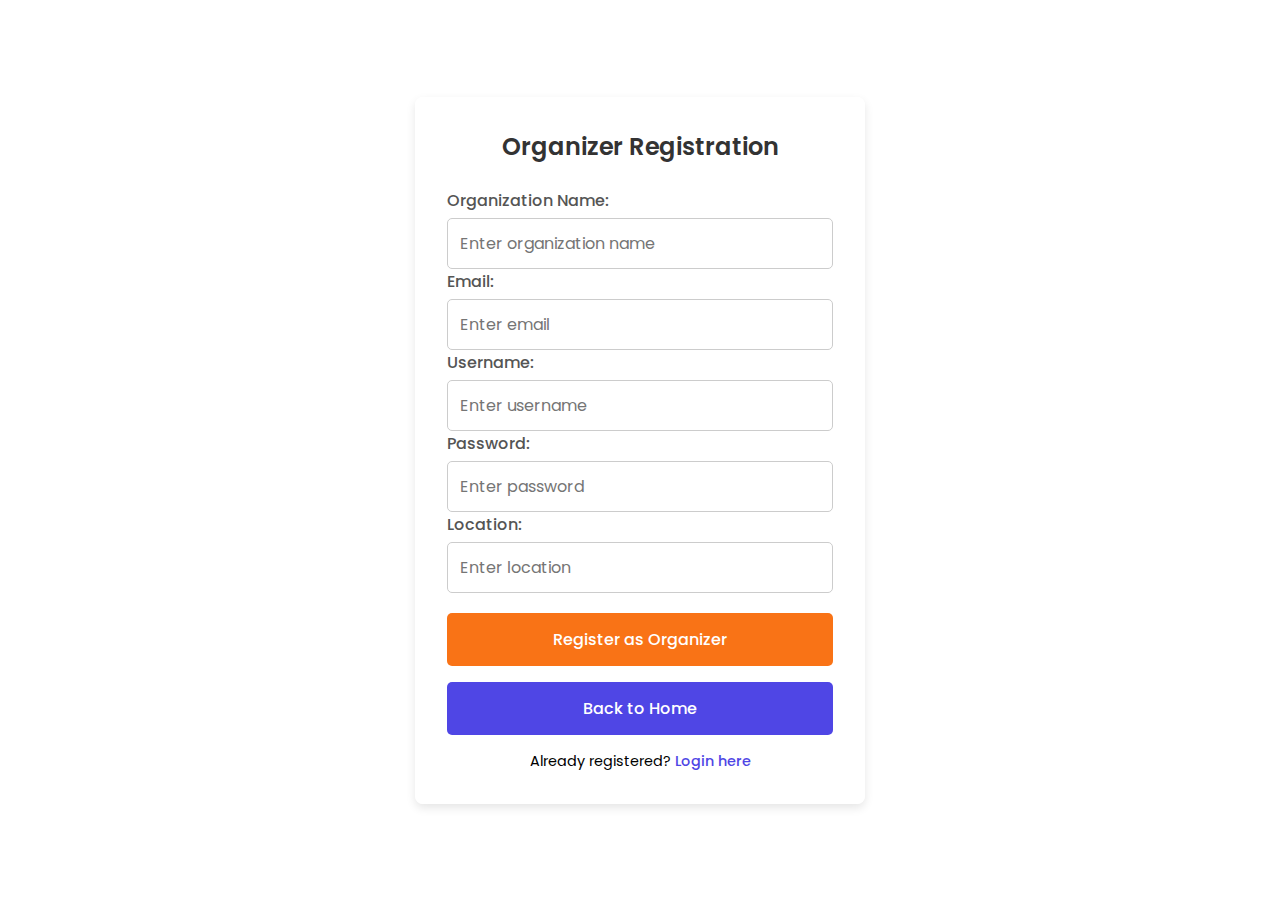
<file: becomeorganizer.html>
<!DOCTYPE html>
<html lang="en">
<head>
    <meta charset="UTF-8">
    <meta name="viewport" content="width=device-width, initial-scale=1.0">
    <title>Organizer Login & Register | Campaign Connect</title>
    <link rel="icon" href="https://yt3.ggpht.com/a/AGF-l78km1YyNXmF0r3-0CycCA0HLA_i6zYn_8NZEg=s900-c-k-c0xffffffff-no-rj-mo" type="image/gif" sizes="16x16">

    <style>
        @import url("https://fonts.googleapis.com/css2?family=Poppins:wght@300;400;500;600;700&display=swap");
        /* Base Styles */
        * {
            box-sizing: border-box;
            margin: 0;
            padding: 0;
            font-family: 'Poppins', sans-serif;
        }

        body {
            background: url('https://media.istockphoto.com/id/2162506995/photo/cleanup-garbage-on-the-ocean-coast.jpg?s=612x612&w=0&k=20&c=mU3NUoYsK2ATV0CGSVxPqKlIEfEHjT22HPGrMzGakFw=') no-repeat center center;
            background-size: cover;
            background-attachment: fixed;
            min-height: 100vh;
            display: flex;
            justify-content: center;
            align-items: center;
            padding: 2rem;
        }

        .container {
            background: rgba(255, 255, 255, 0.9);
            max-width: 450px;
            width: 100%;
            padding: 2rem;
            border-radius: 8px;
            box-shadow: 0px 4px 10px rgba(0, 0, 0, 0.1);
            position: relative;
            animation: fadeIn 0.5s ease-out;
        }

        @keyframes fadeIn {
            from { opacity: 0; transform: translateY(20px); }
            to { opacity: 1; transform: translateY(0); }
        }

        h2 {
            color: #333;
            text-align: center;
            margin-bottom: 1.5rem;
            font-weight: 600;
            position: relative;
        }

        .form-group {
            margin-bottom: 1.25rem;
        }

        label {
            display: block;
            font-weight: 500;
            color: #555;
        }

        input {
            width: 100%;
            padding: 0.75rem;
            border: 1px solid #ccc;
            border-radius: 5px;
            font-size: 1rem;
            margin-top: 5px;
        }

        .btn {
            display: block;
            width: 100%;
            padding: 0.875rem;
            border: none;
            border-radius: 5px;
            font-size: 1rem;
            font-weight: 500;
            cursor: pointer;
            text-align: center;
            margin-top: 1rem;
        }

        .primary-btn {
            background: #4f46e5;
            color: white;
        }

        .primary-btn:hover {
            background: #4338ca;
        }

        .secondary-btn {
            background: #f97316;
            color: white;
        }

        .secondary-btn:hover {
            background: #ea580c;
        }

        .form-footer {
            text-align: center;
            margin-top: 1rem;
            font-size: 0.9rem;
        }

        .form-footer a {
            color: #4f46e5;
            text-decoration: none;
            font-weight: 500;
            cursor: pointer;
        }

        .form-footer a:hover {
            text-decoration: underline;
        }

        .hidden {
            display: none;
        }
    </style>
</head>
<body>
    <div class="container">
        <!-- Organizer Registration Form -->
        <div id="registerForm">
            <h2>Organizer Registration</h2>
            <form action="registerOrganization.jsp" method="post">
                <div class="form-group">
                    <label for="orgName">Organization Name:</label>
                    <input type="text" id="orgName" name="orgName" placeholder="Enter organization name" required>

                    <label for="orgEmail">Email:</label>
                    <input type="email" id="orgEmail" name="orgEmail" placeholder="Enter email" required>

                    <label for="orgUsername">Username:</label>
                    <input type="text" id="orgUsername" name="orgUsername" placeholder="Enter username" required>

                    <label for="orgPassword">Password:</label>
                    <input type="password" id="orgPassword" name="orgPassword" placeholder="Enter password" required>

                    <label for="orgLocation">Location:</label>
                    <input type="text" id="orgLocation" name="orgLocation" placeholder="Enter location" required>
                </div>

                <button type="submit" class="btn secondary-btn">Register as Organizer</button>
                <button type="button" class="btn primary-btn" onclick="window.location.href='index.html'">Back to Home</button>
            </form>
            <div class="form-footer">
                Already registered? <a onclick="toggleForms('loginForm')">Login here</a>
            </div>
        </div>

        <!-- Organizer Login Form -->
        <div id="loginForm" class="hidden">
            <h2>Organizer Login</h2>
            <form action="organizerlogin.jsp" method="post">
                <div class="form-group">
                    <label>Username:</label>
                    <input type="text" name="username" placeholder="Enter username" required><br>
                    <label>Email:</label>
                    <input type="email" name="email" placeholder="Enter email" required><br>
                    <label>Password:</label>
                    <input type="password" name="password" placeholder="Enter password" required><br>
                </div>

                <button type="submit" class="btn primary-btn">Login</button>
                <button type="button" class="btn primary-btn" onclick="window.location.href='index.html'">Back to Home</button>
            </form>
            <div class="form-footer">
                <a onclick="toggleForms('forgotPasswordForm')">Forgot Password?</a> |
                <a onclick="toggleForms('registerForm')">Register</a>
            </div>
        </div>

        <!-- Forgot Password Form -->
        <div  id="forgotPasswordForm" class="hidden">
            <h2>Forgot Password</h2>
            <form action="forgotpass_organizer.jsp" method="post">
                <div class="form-group">
                    <label>Email:</label>
        <input type="email" name="email" placeholder="Enter your email" required><br>
        <label>New Password:</label>
        <input type="password" name="newPassword" placeholder="Enter New-Password" required><br>
        <label>Confirm Password:</label>
        <input type="password" name="confirmPassword" placeholder="Enter confirm-password" required><br>
                </div>

                <button type="submit" class="btn secondary-btn">Reset Password</button>
                <button type="button" class="btn primary-btn" onclick="toggleForms('loginForm')">Back to Login</button>
            </form>
          <!--<div class="form-footer">
                <a onclick="toggleForms('loginForm')">Back to Login</a>
            </div>
        </div>-->  
    </div>

    <script>
        function toggleForms(formId) {
            document.getElementById("registerForm").classList.add("hidden");
            document.getElementById("loginForm").classList.add("hidden");
            document.getElementById("forgotPasswordForm").classList.add("hidden");

            document.getElementById(formId).classList.remove("hidden");
        }
    </script>
</body>
</html>
</file>
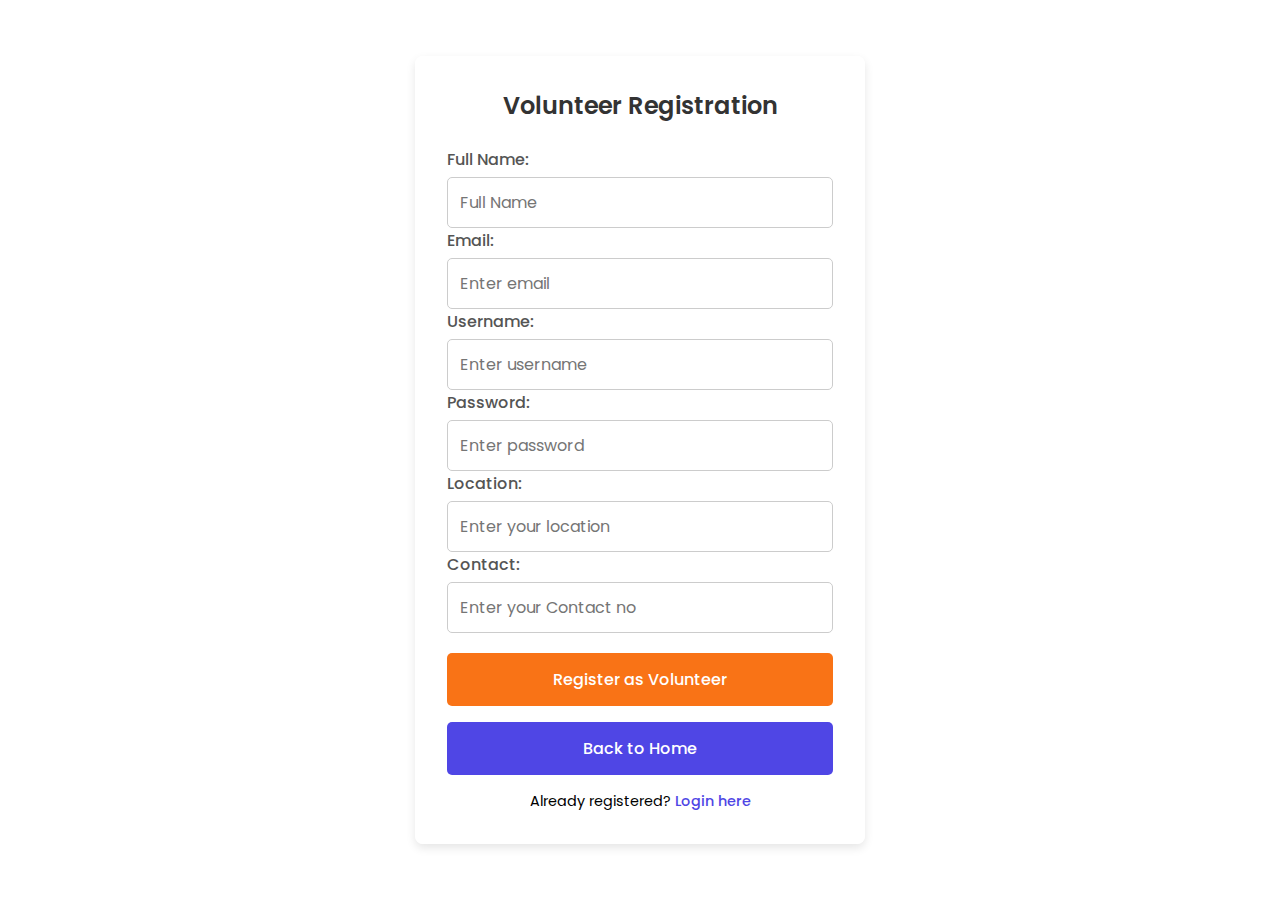
<file: becomeVolunteer.html>
<!DOCTYPE html>
<html lang="en">
<head>
    <meta charset="UTF-8">
    <meta name="viewport" content="width=device-width, initial-scale=1.0">
    <title>Volunteer Registration | Campaign Connect</title>
    <!-- favicon -->
   <link rel="icon" href="https://yt3.ggpht.com/a/AGF-l78km1YyNXmF0r3-0CycCA0HLA_i6zYn_8NZEg=s900-c-k-c0xffffffff-no-rj-mo" type="image/gif" sizes="16x16">
    
   <style>
    @import url("https://fonts.googleapis.com/css2?family=Poppins:wght@300;400;500;600;700&display=swap");
    /* Base Styles */
    * {
        box-sizing: border-box;
        margin: 0;
        padding: 0;
        font-family: 'Poppins', sans-serif;
    }

    body {
        background: url('https://media.istockphoto.com/id/2162506995/photo/cleanup-garbage-on-the-ocean-coast.jpg?s=612x612&w=0&k=20&c=mU3NUoYsK2ATV0CGSVxPqKlIEfEHjT22HPGrMzGakFw=') no-repeat center center;
        background-size: cover;
        background-attachment: fixed;
        min-height: 100vh;
        display: flex;
        justify-content: center;
        align-items: center;
        padding: 2rem;
    }

    .container {
        background: rgba(255, 255, 255, 0.9);
        max-width: 450px;
        width: 100%;
        padding: 2rem;
        border-radius: 8px;
        box-shadow: 0px 4px 10px rgba(0, 0, 0, 0.1);
        position: relative;
        animation: fadeIn 0.5s ease-out;
    }

    @keyframes fadeIn {
        from { opacity: 0; transform: translateY(20px); }
        to { opacity: 1; transform: translateY(0); }
    }

    h2 {
        color: #333;
        text-align: center;
        margin-bottom: 1.5rem;
        font-weight: 600;
        position: relative;
    }

    .form-group {
        margin-bottom: 1.25rem;
    }

    label {
        display: block;
        font-weight: 500;
        color: #555;
    }

    input {
        width: 100%;
        padding: 0.75rem;
        border: 1px solid #ccc;
        border-radius: 5px;
        font-size: 1rem;
        margin-top: 5px;
    }

    .btn {
        display: block;
        width: 100%;
        padding: 0.875rem;
        border: none;
        border-radius: 5px;
        font-size: 1rem;
        font-weight: 500;
        cursor: pointer;
        text-align: center;
        margin-top: 1rem;
    }

    .primary-btn {
        background: #4f46e5;
        color: white;
    }

    .primary-btn:hover {
        background: #4338ca;
    }

    .secondary-btn {
        background: #f97316;
        color: white;
    }

    .secondary-btn:hover {
        background: #ea580c;
    }

    .form-footer {
        text-align: center;
        margin-top: 1rem;
        font-size: 0.9rem;
    }

    .form-footer a {
        color: #4f46e5;
        text-decoration: none;
        font-weight: 500;
        cursor: pointer;
    }

    .form-footer a:hover {
        text-decoration: underline;
    }

    .hidden {
        display: none;
    }
</style>
</head>
<body>
    <div class="container">
        <!-- Register Form -->
        <div id="registerForm">
            <h2>Volunteer Registration</h2>
            <form action="becomevolunteer.jsp" method="post">
                <div class="form-group">
                    <label for="volunteerFullName">Full Name:</label>
                  	<input type="text" id="volunteerFullName name="volunteerFullName" placeholder="Full Name">

                    <label for="volunteerEmail">Email:</label>
                    <input type="email" id="volunteerEmail" name="volunteerEmail" placeholder="Enter email" required>

                    <label for="volunteerUsername">Username:</label>
                    <input type="text" id="volunteerUsername" name="volunteerUsername" placeholder="Enter username" required>

                    <label for="volunteerPassword">Password:</label>
                    <input type="password" id="volunteerPassword" name="volunteerPassword" placeholder="Enter password" required>

                    <label for="volunteerLocation">Location:</label>
                    <input type="text" id="volunteerLocation" name="volunteerLocation" placeholder="Enter your location" required>
                
                	<label for="volunteerContact">Contact:</label>
              		<input type="text" name="volunteerContact" id="volunteerContact" placeholder="Enter your Contact no" required><br>
    	
                
                </div>

                <button type="submit" class="btn secondary-btn">Register as Volunteer</button>
                <button type="button" class="btn primary-btn" onclick="window.location.href='index.html'">Back to Home</button>
            </form>
            
            <div class="form-footer">
                Already registered? <a onclick="toggleForms('loginForm')">Login here</a>
            </div>
        </div>

        <!-- Login Form -->
        <div id="loginForm" class="hidden">
            <h2>Volunteer Login</h2>
            <form action="volunteerlogin.jsp">
                <div class="form-group">
                     <label>Username:</label>
                       <input type="text" name="username" placeholder="Enter Username" required>
                     <label>Email:</label>
                      <input type="email" name="email" placeholder="Enter email" required>
                     <label>Password:</label>
                     <input type="password" name="password" placeholder="Enter password" required>
                </div>
              
                <button type="submit" class="btn secondary-btn">Login</button>
                <button type="button" class="btn primary-btn" onclick="window.location.href='index.html'">Back to Home</button>
            </form>
            <div class="form-footer">
                <a onclick="toggleForms('forgotPasswordForm')">Forgot Password?</a> |
                <a onclick="toggleForms('registerForm')">Register</a>
            </div>
        </div>

        <!-- Forgot Password Form -->
        <div id="forgotPasswordForm" class="hidden">
            <h2>Forgot Password</h2>
            <form action="forgotpass_volunteer.jsp" method="post">
                <div class="form-group">
                    <label>Email:</label>
        <input type="email" name="email" placeholder="Enter your email" required><br>
        <label>New Password:</label>
        <input type="password" name="newPassword" placeholder="Enter New-Password" required><br>
        <label>Confirm Password:</label>
        <input type="password" name="confirmPassword" placeholder="Enter confirm-password" required><br>
                </div>

                <button type="submit" class="btn secondary-btn">Reset Password</button>
                <button type="button" class="btn primary-btn" onclick="toggleForms('loginForm')">Back to Login</button>
            </form>
        </div>
    </div>

    <script>
        function toggleForms(formId) {
            document.getElementById("registerForm").classList.add("hidden");
            document.getElementById("loginForm").classList.add("hidden");
            document.getElementById("forgotPasswordForm").classList.add("hidden");

            document.getElementById(formId).classList.remove("hidden");
        }
    </script>
</body>
</html>
</file>
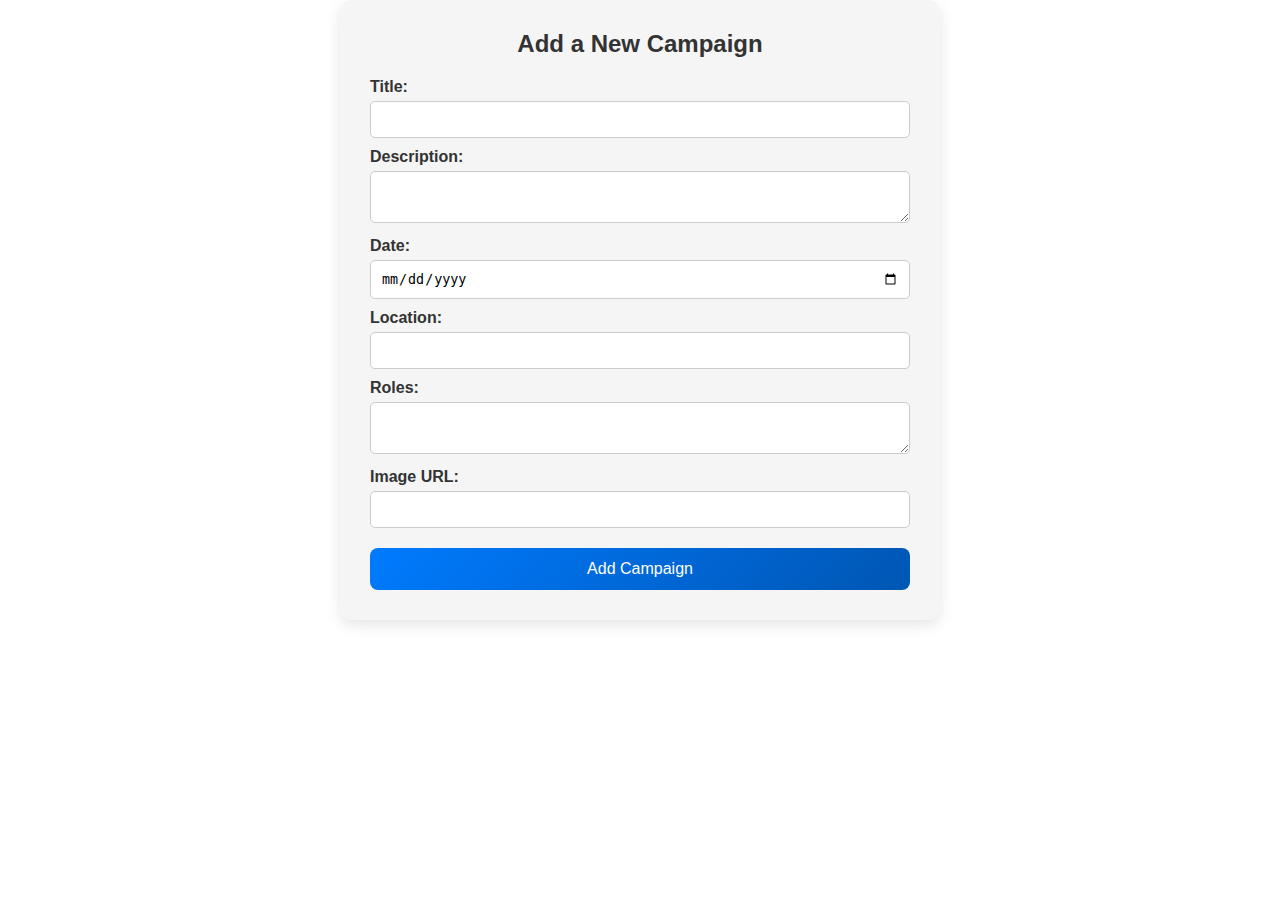
<file: camp_add.html>
<!DOCTYPE html>
<html lang="en">
<head>
<meta charset="UTF-8">
<meta name="viewport" content="width=device-width, initial-scale=1.0">
<title>Add Campaign</title>
<!-- favicon -->
   <link rel="icon" href="https://yt3.ggpht.com/a/AGF-l78km1YyNXmF0r3-0CycCA0HLA_i6zYn_8NZEg=s900-c-k-c0xffffffff-no-rj-mo" type="image/gif" sizes="16x16">
    
<style>
    * {
        margin: 0;
        padding: 0;
        box-sizing: border-box;
    }
    body {
        font-family: 'Poppins', sans-serif;
        background: transparent;
        color: #333;
    }
    .form-container {
        width: 100%;
        max-width: 600px;
        margin: auto;
        background: whitesmoke;
        padding: 30px;
        border-radius: 12px;
        box-shadow: 0px 5px 15px rgba(0, 0, 0, 0.1);
        text-align: left;
    }
    h2 {
        text-align: center;
        margin-bottom: 20px;
    }
    label {
        display: block;
        margin-top: 10px;
        font-weight: bold;
    }
    input, textarea {
        width: 100%;
        padding: 10px;
        margin-top: 5px;
        border: 1px solid #ccc;
        border-radius: 5px;
    }
    .btn {
        display: block;
        width: 100%;
        margin-top: 20px;
        padding: 12px;
        background: linear-gradient(135deg, #007bff, #0056b3);
        color: white;
        border: none;
        cursor: pointer;
        border-radius: 8px;
        font-size: 16px;
        transition: 0.3s ease;
    }
    .btn:hover {
        background: linear-gradient(135deg, #0056b3, #003d80);
    }
</style>
</head>
<body>
    <div class="form-container">
        <h2>Add a New Campaign</h2>
        <form action="add_campaign.jsp" method="post">
            <label>Title:</label>
            <input type="text" name="title" required>

            <label>Description:</label>
            <textarea name="description" required></textarea>

            <label>Date:</label>
            <input type="date" name="date" required>

            <label>Location:</label>
            <input type="text" name="location" required>

            <label>Roles:</label>
            <textarea name="roles" required></textarea>

            <label>Image URL:</label>
            <input type="text" name="image_url">

            <button type="submit" class="btn">Add Campaign</button>
        </form>
    </div>
</body>
</html>
</file>
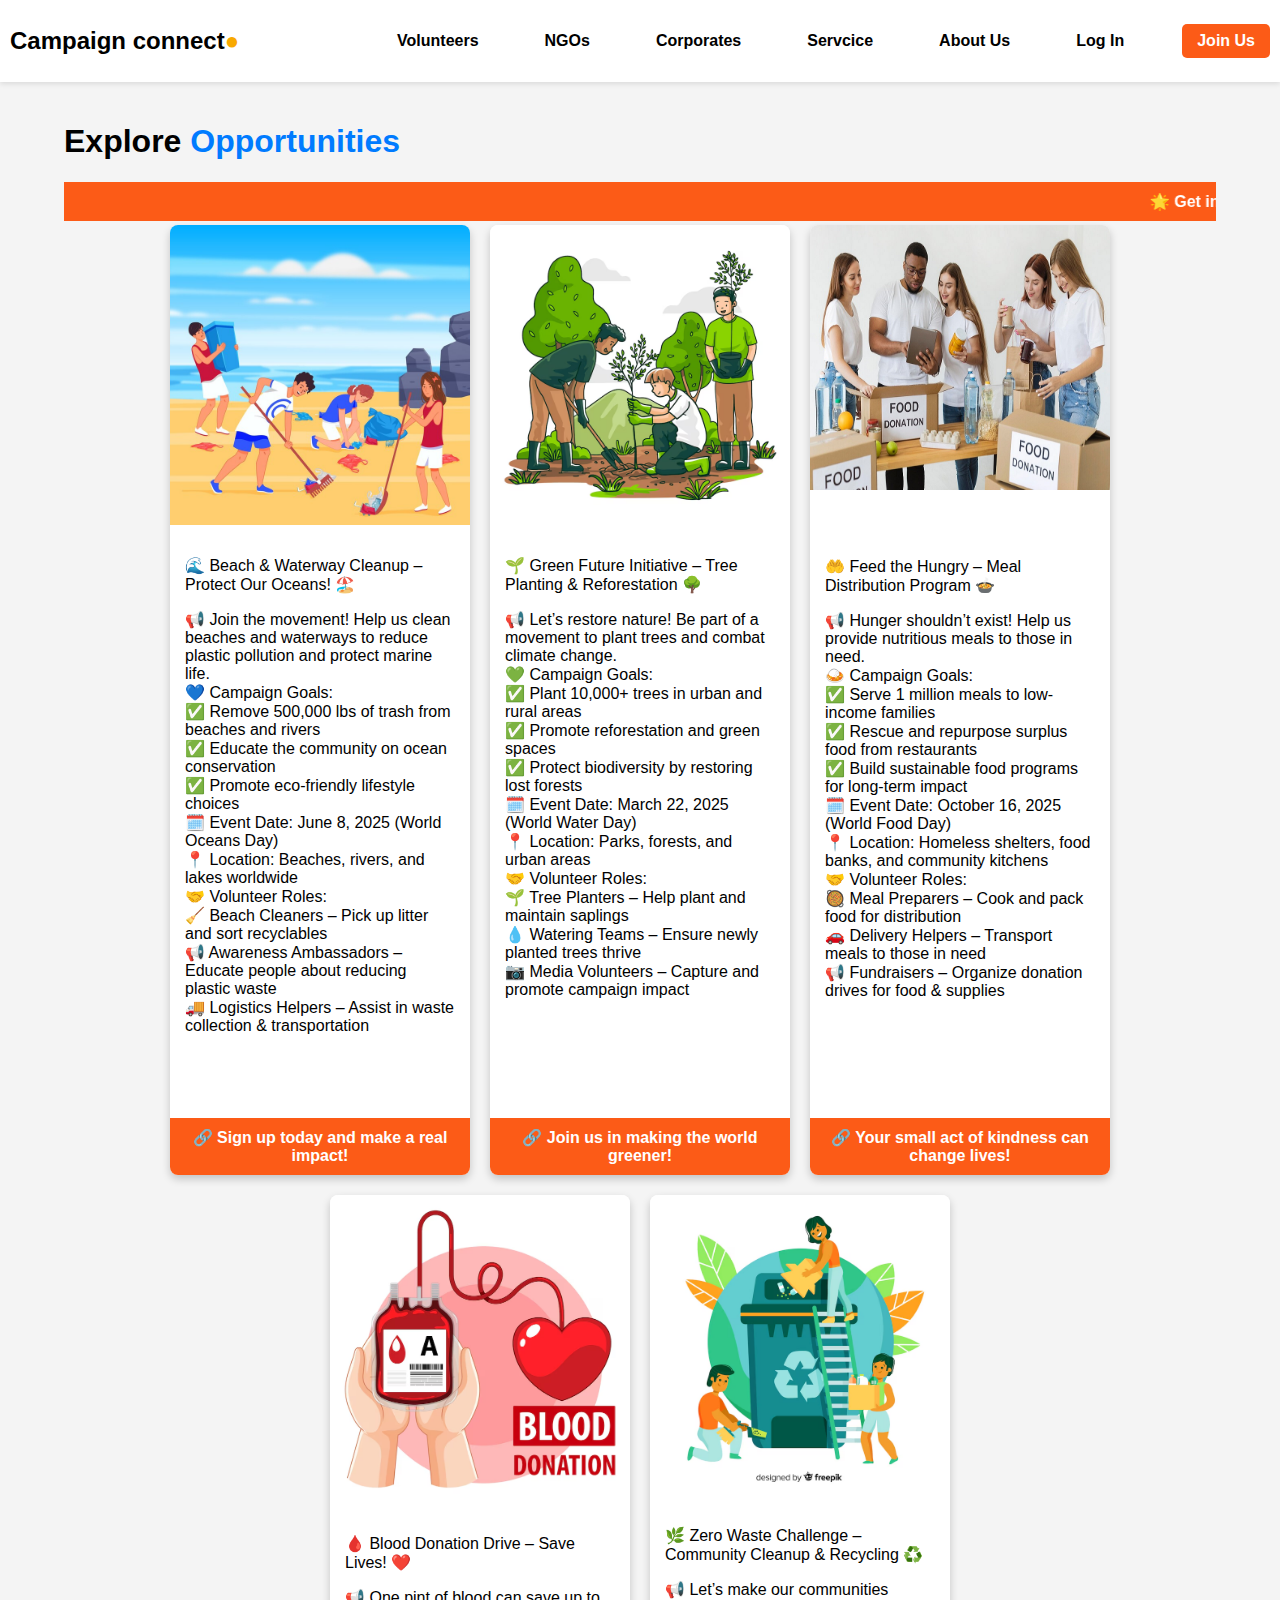
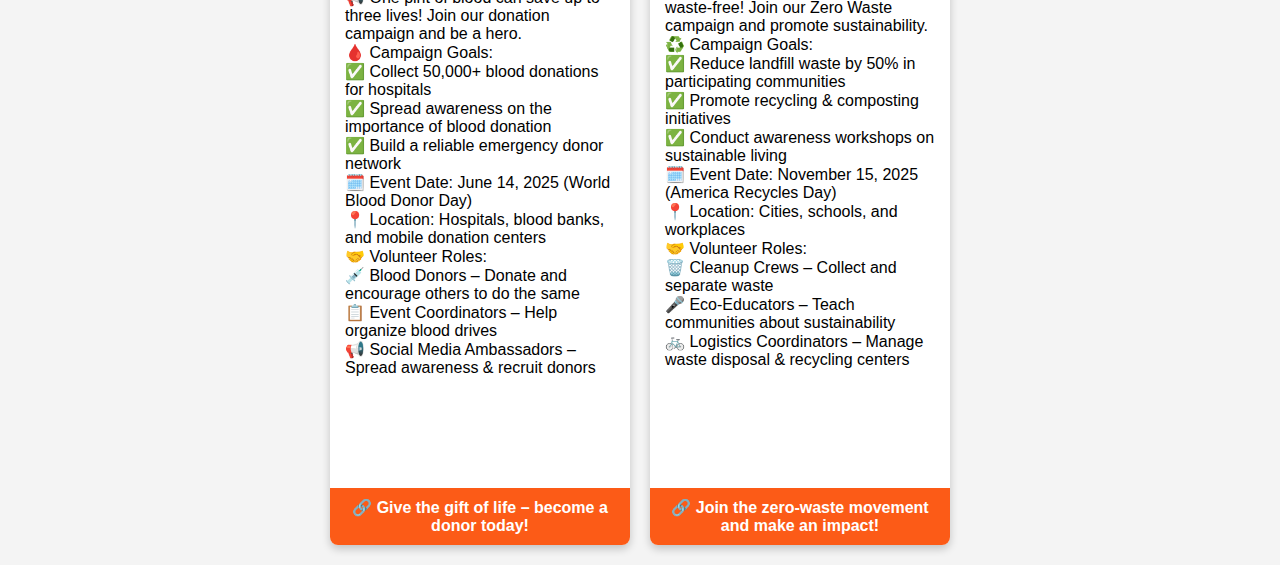
<file: demmo.html>
<!DOCTYPE html>
<html lang="en">
<head>
    <meta charset="UTF-8">
    <meta name="viewport" content="width=device-width, initial-scale=1.0">
    <title>Explore Opportunities</title>
    <!-- favicon -->
    <link rel="icon" href="https://yt3.ggpht.com/a/AGF-l78km1YyNXmF0r3-0CycCA0HLA_i6zYn_8NZEg=s900-c-k-c0xffffffff-no-rj-mo" type="image/gif" sizes="16x16">
    <style>
        body {
            font-family: Arial, sans-serif;
            margin: 0;
            padding: 0;
            background-image: url(img/explore.png);
            background-repeat: no-repeat;
            background-size: cover; 
            background-position: center;
            height: 100vh;
            background: #f4f4f4;
          
        }

        /* Header Styling */
        header {
            display: flex;
            justify-content: space-between;
            align-items: center;
            background-color: white;
            padding: 8px 10px;
            box-shadow: 0 2px 5px rgba(0, 0, 0, 0.1);
        }

        .logo {
            font-size: 24px;
            font-weight: bold;
            color: #000;
        }

        nav ul {
            list-style: none;
            display: flex;
            gap: 50px;
        }

        nav ul li {
            display: inline;
        }

        nav ul li a {
            text-decoration: none;
            color: #000;
            font-weight: bold;
            padding: 8px 8px;
            display: block;
            transition: background-color 0.3s ease-in-out, color 0.3s ease-in-out;
            border-radius: 5px; 
        }
        nav ul li a:hover {
            background-color: #fc5711f9; 
            color: white;
        }

        .join {
            background-color:#fc5711f9;
            color: white;
            padding: 8px 15px;
            border-radius: 5px;
        }

        /* Page Content */
        .container {
            width: 90%;
            margin: auto;
            padding: 20px;
            
        }

        h1 {
            font-size: 32px;
        }

        .highlight {
            color: #007bff;
        }

        .opportunities {
            display: flex;
            gap: 20px;
            flex-wrap: wrap;
            justify-content: center;
        }

        .card {
         background: white;
         width: 300px;
         border-radius: 8px;
         overflow: hidden;
         box-shadow: 0 4px 8px rgba(0, 0, 0, 0.2);
         display: flex;
         flex-direction: column;
         height: 950px; 
        }

        .card-content {
         padding: 15px;
         flex-grow: 1; 
         overflow: hidden; 
        }

        .card-footer {
         background-color: #fc5711f9;
         color: white;
         text-align: center;
         padding: 10px;
         font-weight: bold;
         margin-top:0%; 
        }


    </style>
</head>
<body>

    <header>
        <div class="logo">Campaign connect<span style="color: #f8a900;">●</span></div>
        <nav>
            <ul>
                <li><a href="#">Volunteers</a></li>
                <li><a href="#">NGOs</a></li>
                <li><a href="#">Corporates</a></li>
                <li><a href="index.html">Servcice</a></li>
                <li><a href="#">About Us</a></li>
                <li><a href="login.html">Log In</a></li>
                <li><a href="#" class="join">Join Us</a></li>
            </ul>
        </nav>
    </header>

    <div class="container">
        <h1>Explore <span class="highlight">Opportunities</span></h1>
        <marquee behavior="scroll" direction="left" scrollamount="7" style="background: #fc5711f9; color: white; padding: 10px; font-size: 16px; font-weight: bold;">
            🌟 Get involved and make a difference! Volunteer today and create a positive impact in your community. 🚀  
            </marquee>
            
            
        <div class="opportunities">
            <div class="card">
                <img src="explore_img/beach.jpg" alt="Cooking">
                <div class="card-content">
                    <p class="card-title">🌊 Beach & Waterway Cleanup – Protect Our Oceans! 🏖️</p>
                    <p>
                      📢 Join the movement! Help us clean beaches and waterways to reduce plastic pollution and protect marine life.<br>
                      💙 Campaign Goals:<br>
                      ✅ Remove 500,000 lbs of trash from beaches and rivers<br>
                      ✅ Educate the community on ocean conservation<br>
                      ✅ Promote eco-friendly lifestyle choices<br>

                      🗓️ Event Date: June 8, 2025 (World Oceans Day)<br>
                       📍 Location: Beaches, rivers, and lakes worldwide<br>
                      🤝 Volunteer Roles:<br>
                      🧹 Beach Cleaners – Pick up litter and sort recyclables<br>
                      📢 Awareness Ambassadors – Educate people about reducing plastic waste<br>
                      🚚 Logistics Helpers – Assist in waste collection & transportation<br>
                    </p>
                </div>
                <div class="card-footer">🔗 Sign up today and make a real impact!</div>
            </div>

            <div class="card">
                <img src="explore_img/greenfuture.png" alt="Social Media">
                <div class="card-content">
                    <p class="card-title">🌱 Green Future Initiative – Tree Planting & Reforestation 🌳</p>
                    <p>
                     📢 Let’s restore nature! Be part of a movement to plant trees and combat climate change.<br>
                     💚 Campaign Goals:<br>
                     ✅ Plant 10,000+ trees in urban and rural areas<br>
                     ✅ Promote reforestation and green spaces<br>
                     ✅ Protect biodiversity by restoring lost forests<br>
                     🗓️ Event Date: March 22, 2025 (World Water Day)<br>
                      📍 Location: Parks, forests, and urban areas<br>
                     🤝 Volunteer Roles:<br>
                     🌱 Tree Planters – Help plant and maintain saplings<br>
                      💧 Watering Teams – Ensure newly planted trees thrive<br>
                     📷 Media Volunteers – Capture and promote campaign impact<br>
                    </p>
                </div>
                <div class="card-footer">🔗 Join us in making the world greener!</div>
            </div>

            <div class="card">
                <img src="explore_img/fooddonation.jpg" alt="Catalogue Making"><br><br>
                <div class="card-content">
                    <p class="card-title">🤲 Feed the Hungry – Meal Distribution Program 🍲</p>
                    <p>
                        📢 Hunger shouldn’t exist! Help us provide nutritious meals to those in need.<br>
                     🍛 Campaign Goals:<br>
                     ✅ Serve 1 million meals to low-income families<br>
                     ✅ Rescue and repurpose surplus food from restaurants<br>
                     ✅ Build sustainable food programs for long-term impact<br>
                     🗓️ Event Date: October 16, 2025 (World Food Day)<br>
                      📍 Location: Homeless shelters, food banks, and community kitchens<br>
                     🤝 Volunteer Roles:<br>
                     🥘 Meal Preparers – Cook and pack food for distribution<br>
                     🚗 Delivery Helpers – Transport meals to those in need<br>
                     📢 Fundraisers – Organize donation drives for food & supplies<br>
                    </p>
                </div>
                <div class="card-footer">🔗 Your small act of kindness can change lives!</div>
            </div>

            <div class="card">
                <img src="explore_img/blooddonate.png" alt="Catalogue Making">
                <div class="card-content">
                    <p class="card-title">🩸 Blood Donation Drive – Save Lives! ❤️</p>
                    <p>
                        📢 One pint of blood can save up to three lives! Join our donation campaign and be a hero.<br>
                     🩸 Campaign Goals:<br>
                     ✅ Collect 50,000+ blood donations for hospitals<br>
                     ✅ Spread awareness on the importance of blood donation<br>
                     ✅ Build a reliable emergency donor network<br>
                     🗓️ Event Date: June 14, 2025 (World Blood Donor Day)<br>
                     📍 Location: Hospitals, blood banks, and mobile donation centers<br>
                     🤝 Volunteer Roles:<br>
                     💉 Blood Donors – Donate and encourage others to do the same<br>
                     📋 Event Coordinators – Help organize blood drives<br>
                     📢 Social Media Ambassadors – Spread awareness & recruit donors<br>
                    </p>
                </div>
                <div class="card-footer">🔗 Give the gift of life – become a donor today!</div>
            </div>

            <div class="card">
                <img src="explore_img/zerowaste.jpg" alt="Catalogue Making">
                <div class="card-content">
                    <p class="card-title">🌿 Zero Waste Challenge – Community Cleanup & Recycling ♻️</p>
                    <p>
                        📢 Let’s make our communities waste-free! Join our Zero Waste campaign and promote sustainability.<br>
                     ♻️ Campaign Goals:<br>
                     ✅ Reduce landfill waste by 50% in participating communities<br>
                     ✅ Promote recycling & composting initiatives<br>
                     ✅ Conduct awareness workshops on sustainable living<br>
                     🗓️ Event Date: November 15, 2025 (America Recycles Day)<br>
                     📍 Location: Cities, schools, and workplaces<br>
                     🤝 Volunteer Roles:<br>
                     🗑️ Cleanup Crews – Collect and separate waste<br>
                     🎤 Eco-Educators – Teach communities about sustainability<br>
                     🚲 Logistics Coordinators – Manage waste disposal & recycling centers<br>
                    </p>
                </div>
                <div class="card-footer">🔗 Join the zero-waste movement and make an impact!</div>
            </div>
        </div>
    </div>

</body>
</html>
</file>
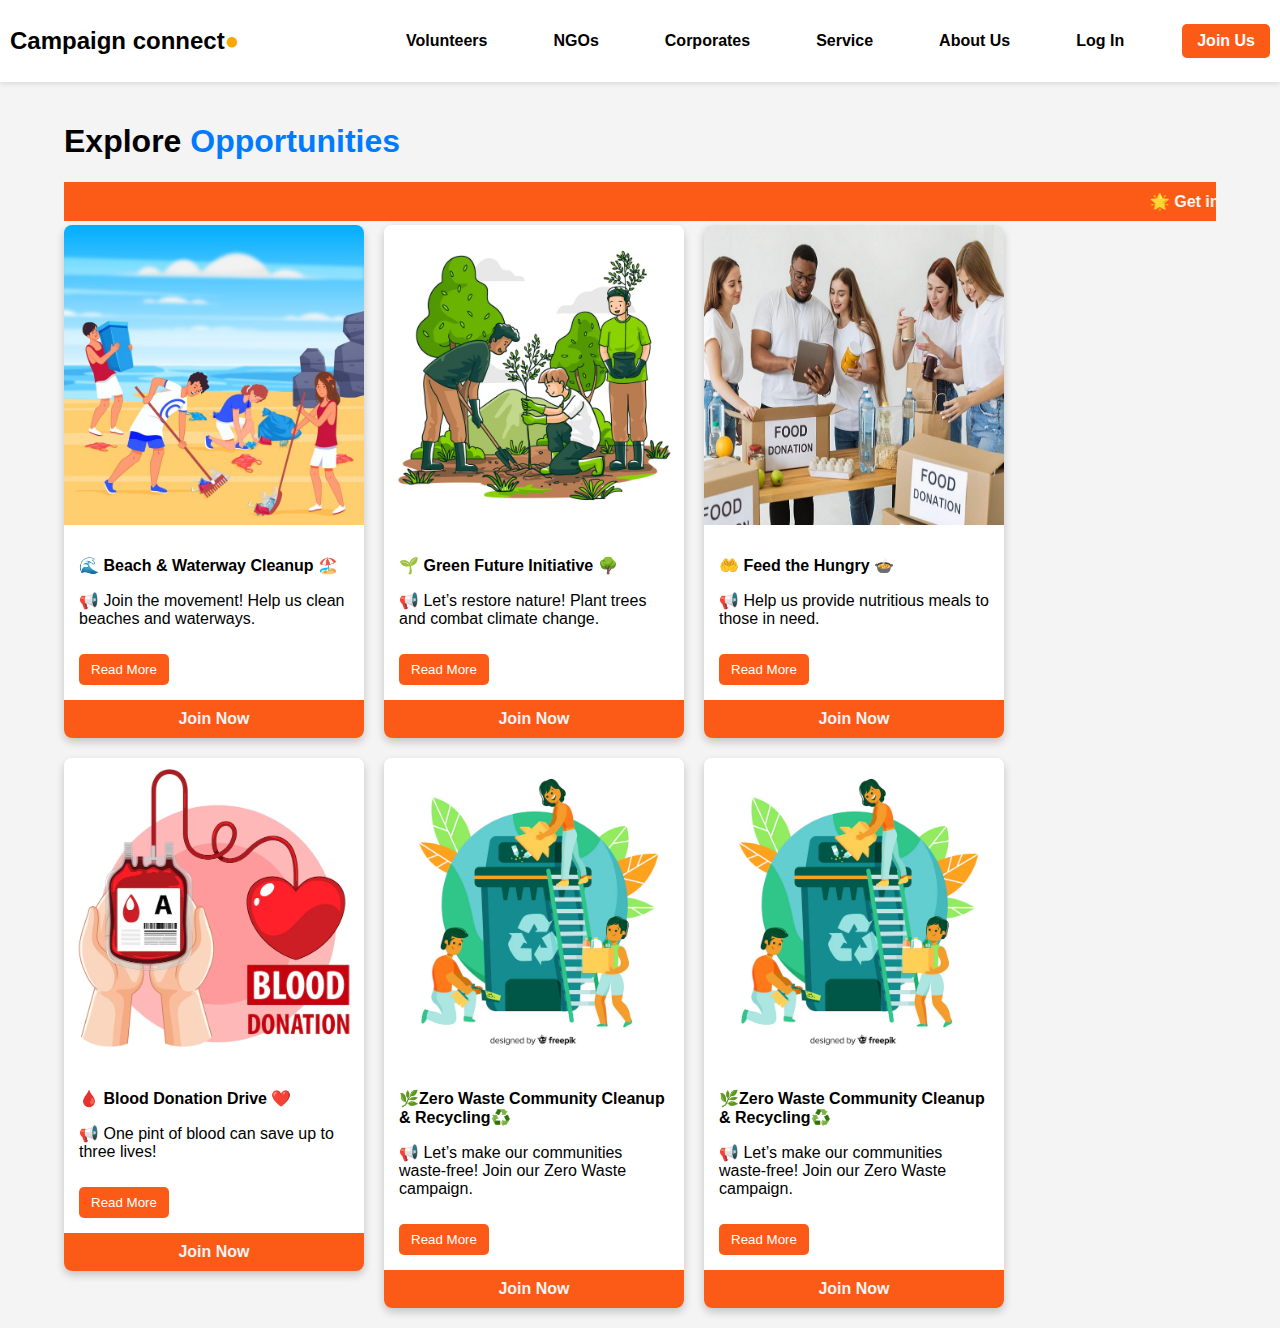
<file: explore.html>
<!DOCTYPE html>
<html lang="en">
<head>
    <meta charset="UTF-8">
    <meta name="viewport" content="width=device-width, initial-scale=1.0">
    <title>Explore Opportunities</title>
    <link rel="icon" href="https://yt3.ggpht.com/a/AGF-l78km1YyNXmF0r3-0CycCA0HLA_i6zYn_8NZEg=s900-c-k-c0xffffffff-no-rj-mo" type="image/gif" sizes="16x16">
    <style>
        body {
            font-family: Arial, sans-serif;
            margin: 0;
            padding: 0;
            background: #f4f4f4;
        }
        header {
            display: flex;
            justify-content: space-between;
            align-items: center;
            background-color: white;
            padding: 8px 10px;
            box-shadow: 0 2px 5px rgba(0, 0, 0, 0.1);
        }
        .logo {
            font-size: 24px;
            font-weight: bold;
            color: #000;
        }
        nav ul {
            list-style: none;
            display: flex;
            gap: 50px;
        }
        nav ul li {
            display: inline;
        }
        nav ul li a {
            text-decoration: none;
            color: #000;
            font-weight: bold;
            padding: 8px 8px;
            display: block;
            transition: background-color 0.3s ease-in-out, color 0.3s ease-in-out;
            border-radius: 5px; 
        }
        nav ul li a:hover {
            background-color: #fc5711f9; 
            color: white;
        }
        .join {
            background-color:#fc5711f9;
            color: white;
            padding: 8px 15px;
            border-radius: 5px;
        }
        .container {
            width: 90%;
            margin: auto;
            padding: 20px;
        }
        h1 {
            font-size: 32px;
        }
        .highlight {
            color: #007bff;
        }
        .opportunities {
         display: flex;
         gap: 20px;
         flex-wrap: wrap;
         justify-content: flex-start; 
         align-items: flex-start; 
        }
        .card {
         background: white;
          width: 300px;
          border-radius: 8px;
          overflow: hidden;
          box-shadow: 0 4px 8px rgba(0, 0, 0, 0.2);
          display: flex;
          flex-direction: column;
          min-height: 450px; 
        }
        .card-title{
            font-weight: bold;
        }

        .card img {
          width: 100%;
         height: 300px; 
          object-fit: cover; 
        }

        .card-content {
         padding: 15px;
         flex-grow: 1; 
        }

        .card-footer {
          background-color: #fc5711f9;
         color: white;
         text-align: center;
         padding: 10px;
         font-weight: bold;
         margin-top: auto; 
        }
        .card-footer a{
            text-decoration: none;
            color: #f4f4f4;
        }


        .more-text {
            display: none;
        }
        .read-more-btn {
            background-color: #fc5711f9;
            color: white;
            padding: 8px 12px;
            border: none;
            border-radius: 5px;
            cursor: pointer;
            margin-top: 10px;
        }
        
    </style>
</head>
<body>

    <header>
        <div class="logo">Campaign connect<span style="color: #f8a900;">●</span></div>
        <nav>
            <ul>
                <li><a href="#">Volunteers</a></li>
                <li><a href="#">NGOs</a></li>
                <li><a href="#">Corporates</a></li>
                <li><a href="index.html">Service</a></li>
                <li><a href="#">About Us</a></li>
                <li><a href="login.html">Log In</a></li>
                <li><a href="#" class="join">Join Us</a></li>
            </ul>
        </nav>
    </header>

    <div class="container">
        <h1>Explore <span class="highlight">Opportunities</span></h1>
        <marquee behavior="scroll" direction="left" scrollamount="7" style="background: #fc5711f9; color: white; padding: 10px; font-size: 16px; font-weight: bold;">
            🌟 Get involved and make a difference! Volunteer today and create a positive impact in your community. 🚀  
            </marquee>

        <div class="opportunities">
            
            <div class="card">
                <img src="explore_img/beach.jpg" alt="Beach Cleanup">
                <div class="card-content">
                    <p class="card-title">🌊 Beach & Waterway Cleanup 🏖️</p>
                    <p>📢 Join the movement! Help us clean beaches and waterways.</p>
                    <div class="more-text">
                        🗓️ Date: June 8, 2025<br>
                        📍 Location: Beaches, rivers, and lakes worldwide<br>
                        🤝 Roles:<br>
                        🧹 Beach Cleaners<br>
                        📢 Awareness Ambassadors<br>
                        🚚 Logistics Helpers
                    </div>
                    <button class="read-more-btn">Read More</button>
                </div>
                <div class="card-footer"><a href="">Join Now</a></div>
            </div>

            
            <div class="card">
                <img src="explore_img/greenfuture.png" alt="Tree Planting">
                <div class="card-content">
                    <p class="card-title">🌱 Green Future Initiative 🌳</p>
                    <p>📢 Let’s restore nature! Plant trees and combat climate change.</p>
                    <div class="more-text">
                        🗓️ Date: March 22, 2025<br>
                        📍 Location: Parks, forests, and urban areas<br>
                        🤝 Roles:<br>
                        🌱 Tree Planters<br>
                        💧 Watering Teams<br>
                        📷 Media Volunteers
                    </div>
                    <button class="read-more-btn">Read More</button>
                </div>
                <div class="card-footer"><a href="">Join Now</a></div>
            </div>

          
            <div class="card">
                <img src="explore_img/fooddonation.jpg" alt="Food Donation">
                <div class="card-content">
                    <p class="card-title">🤲 Feed the Hungry 🍲</p>
                    <p>📢 Help us provide nutritious meals to those in need.</p>
                    <div class="more-text">
                        🗓️ Date: October 16, 2025<br>
                        📍 Location: Homeless shelters, food banks<br>
                        🤝 Roles:<br>
                        🥘 Meal Preparers<br>
                        🚗 Delivery Helpers<br>
                        📢 Fundraisers
                    </div>
                    <button class="read-more-btn">Read More</button>
                </div>
                <div class="card-footer"><a href="">Join Now</a></div>
            </div>

           
            <div class="card">
                <img src="explore_img/blooddonate.png" alt="Blood Donation">
                <div class="card-content">
                    <p class="card-title">🩸 Blood Donation Drive ❤️</p>
                    <p>📢 One pint of blood can save up to three lives!</p>
                    <div class="more-text">
                        🗓️ Date: June 14, 2025<br>
                        📍 Location: Hospitals, blood banks<br>
                        🤝 Roles:<br>
                        💉 Blood Donors<br>
                        📋 Event Coordinators<br>
                        📢 Social Media Ambassadors
                    </div>
                    <button class="read-more-btn">Read More</button>
                </div>
                <div class="card-footer"><a href="">Join Now</a></div>
            </div>

            <div class="card">
                <img src="explore_img/zerowaste.jpg" alt="zero waste">
                <div class="card-content">
                    <p class="card-title">🌿Zero Waste Community Cleanup & Recycling♻️</p>
                    <p> 📢 Let’s make our communities waste-free! Join our Zero Waste campaign.</p>
                    <div class="more-text">
                        🗓️ Event Date: November 15, 2025<br>
                        📍 Location: Cities, schools, and workplaces<br>
                        🤝 Roles:<br>
                        🗑️ Cleanup Crews<br>
                        🚲 Logistics Coordinators<br>
                        🎤 Eco-Educators Teach communities about sustainability
                    </div>
                    <button class="read-more-btn">Read More</button>
                </div>
                <div class="card-footer"><a href="">Join Now</a></div>
            </div>

            <div class="card">
                <img src="explore_img/zerowaste.jpg" alt="zero waste">
                <div class="card-content">
                    <p class="card-title">🌿Zero Waste Community Cleanup & Recycling♻️</p>
                    <p> 📢 Let’s make our communities waste-free! Join our Zero Waste campaign.</p>
                    <div class="more-text">
                        🗓️ Event Date: November 15, 2025<br>
                        📍 Location: Cities, schools, and workplaces<br>
                        🤝 Roles:<br>
                        🗑️ Cleanup Crews<br>
                        🚲 Logistics Coordinators<br>
                        🎤 Eco-Educators Teach communities about sustainability
                    </div>
                    <button class="read-more-btn">Read More</button>
                </div>
                <div class="card-footer"><a href="">Join Now</a></div>
            </div>
        </div>
    </div>

    <script src="explore.js"></script>

</body>
</html>
</file>
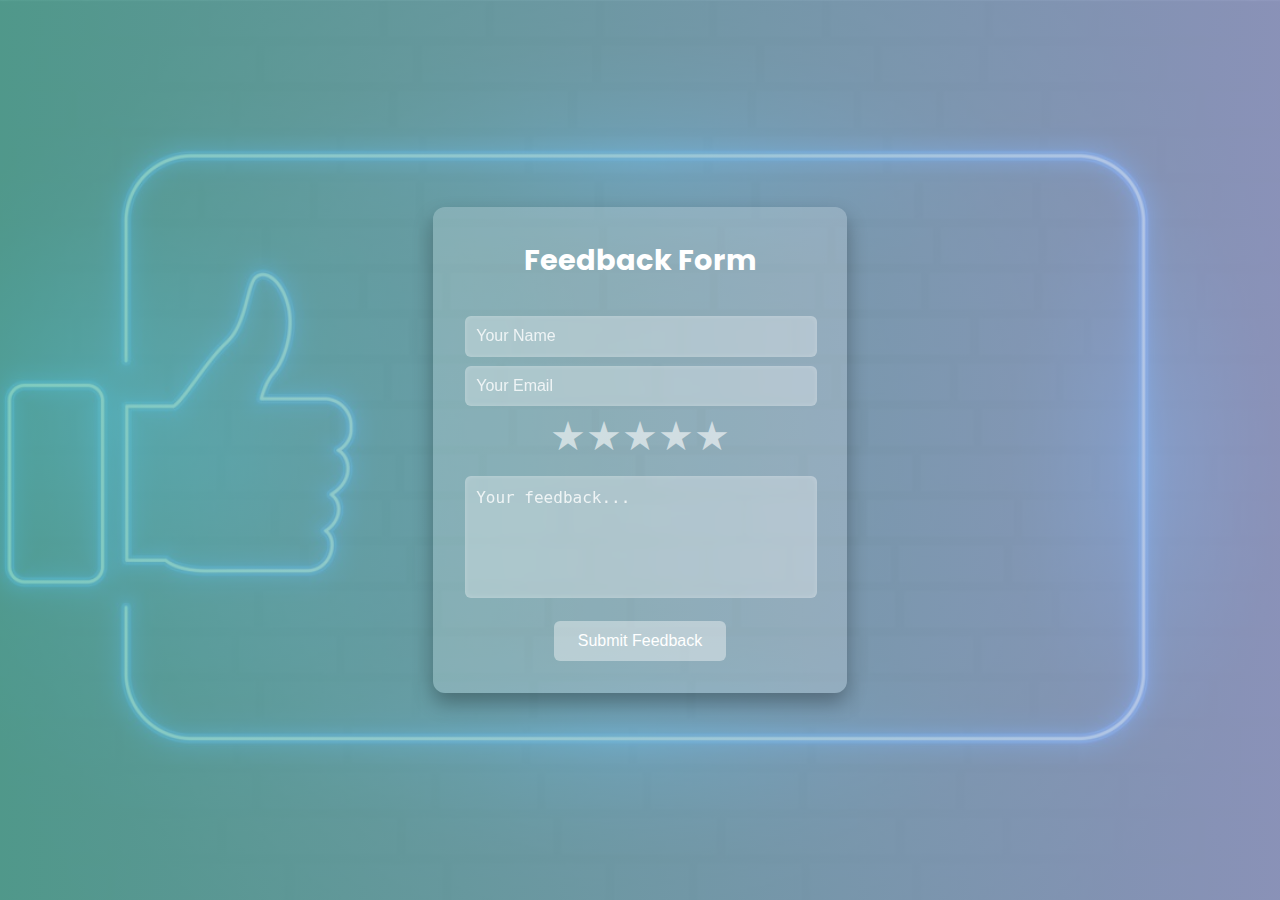
<file: feedback.html>
<!DOCTYPE html>
<html lang="en">
<head>
    <meta charset="UTF-8">
    <meta name="viewport" content="width=device-width, initial-scale=1.0">
    <title>Feedback Form with Star Rating</title>
    <style>
        @import url('https://fonts.googleapis.com/css2?family=Poppins:wght@300;400;600&display=swap');

        body {
            font-family: 'Poppins', sans-serif;
            display: flex;
            justify-content: center;
            align-items: center;
            height: 100vh;
            margin: 0;
            background: linear-gradient(to right, rgba(100, 190, 173, 0.8), rgba(172, 182, 229, 0.8)),
                        url('img/feedback.jpg') no-repeat center center/cover;
        }
        .feedback-form {
            background: rgba(255, 255, 255, 0.2);
           
            padding: 2rem;
            border-radius: 12px;
            box-shadow: 0 10px 20px rgba(0, 0, 0, 0.3);
            width: 350px;
            text-align: center;
            transition: transform 0.3s ease-in-out;
        }
        .feedback-form:hover {
            transform: scale(1.05);
        }
        h2 {
            margin-top: 0;
            color: white;
            font-size: 1.8rem;
        }
        .star-rating {
            display: flex;
            flex-direction: row-reverse;
            justify-content: center;
        }
        .star-rating input {
            display: none;
        }
        .star-rating label {
            cursor: pointer;
            font-size: 2.5rem;
            color: rgba(255, 255, 255, 0.6);
            transition: transform 0.2s ease-in-out, color 0.2s ease-in-out;
        }
        .star-rating label:hover,
        .star-rating label:hover ~ label,
        .star-rating input:checked ~ label {
            color: #ffcc00;
            transform: scale(1.2);
        }
        input, textarea {
            width: calc(100% - 20px);
            padding: 0.7rem;
            margin-top: 10px;
            border: none;
            border-radius: 6px;
            font-size: 1rem;
            background: rgba(255, 255, 255, 0.3);
            color: white;
            box-shadow: inset 0 0 5px rgba(255, 255, 255, 0.2);
            backdrop-filter: blur(5px);
        }
        input::placeholder, textarea::placeholder {
            color: rgba(255, 255, 255, 0.8);
        }
        input:focus, textarea:focus {
            outline: none;
            box-shadow: 0 0 8px rgba(255, 255, 255, 0.5);
        }
        textarea {
            resize: none;
            height: 100px;
        }
        button {
            background: rgba(255, 255, 255, 0.4);
            color: white;
            padding: 0.7rem 1.5rem;
            border: none;
            border-radius: 6px;
            cursor: pointer;
            font-size: 1rem;
            margin-top: 15px;
            transition: background 0.3s, transform 0.2s;
        }
        button:hover {
            background: rgba(16, 241, 98, 0.934);
            transform: translateY(-2px);
        }
    </style>
</head>
<body>
    <div class="feedback-form">
        <h2>Feedback Form</h2>
        <form id="feedbackForm">
            <input type="text" id="name" name="name" placeholder="Your Name" required>
            <input type="email" id="email" name="email" placeholder="Your Email" required>
            <div class="star-rating">
                <input type="radio" id="star5" name="rating" value="5" />
                <label for="star5" title="5 stars">&#9733;</label>
                <input type="radio" id="star4" name="rating" value="4" />
                <label for="star4" title="4 stars">&#9733;</label>
                <input type="radio" id="star3" name="rating" value="3" />
                <label for="star3" title="3 stars">&#9733;</label>
                <input type="radio" id="star2" name="rating" value="2" />
                <label for="star2" title="2 stars">&#9733;</label>
                <input type="radio" id="star1" name="rating" value="1" />
                <label for="star1" title="1 star">&#9733;</label>
            </div>
            <textarea id="comments" name="comments" placeholder="Your feedback..."></textarea>
            <button type="submit">Submit Feedback</button>
        </form>
    </div>

    <script>
        document.getElementById('feedbackForm').addEventListener('submit', function(e) {
            e.preventDefault();
            const rating = document.querySelector('input[name="rating"]:checked');
            const comments = document.getElementById('comments').value;

            if (!rating) {
                alert('Please select a rating');
                return;
            }

            const feedback = {
                rating: rating.value,
                comments: comments
            };

            console.log('Feedback submitted:', feedback);
            
            alert('Thank you for your feedback!');
            this.reset();
        });
    </script>
</body>
</html>
</file>
